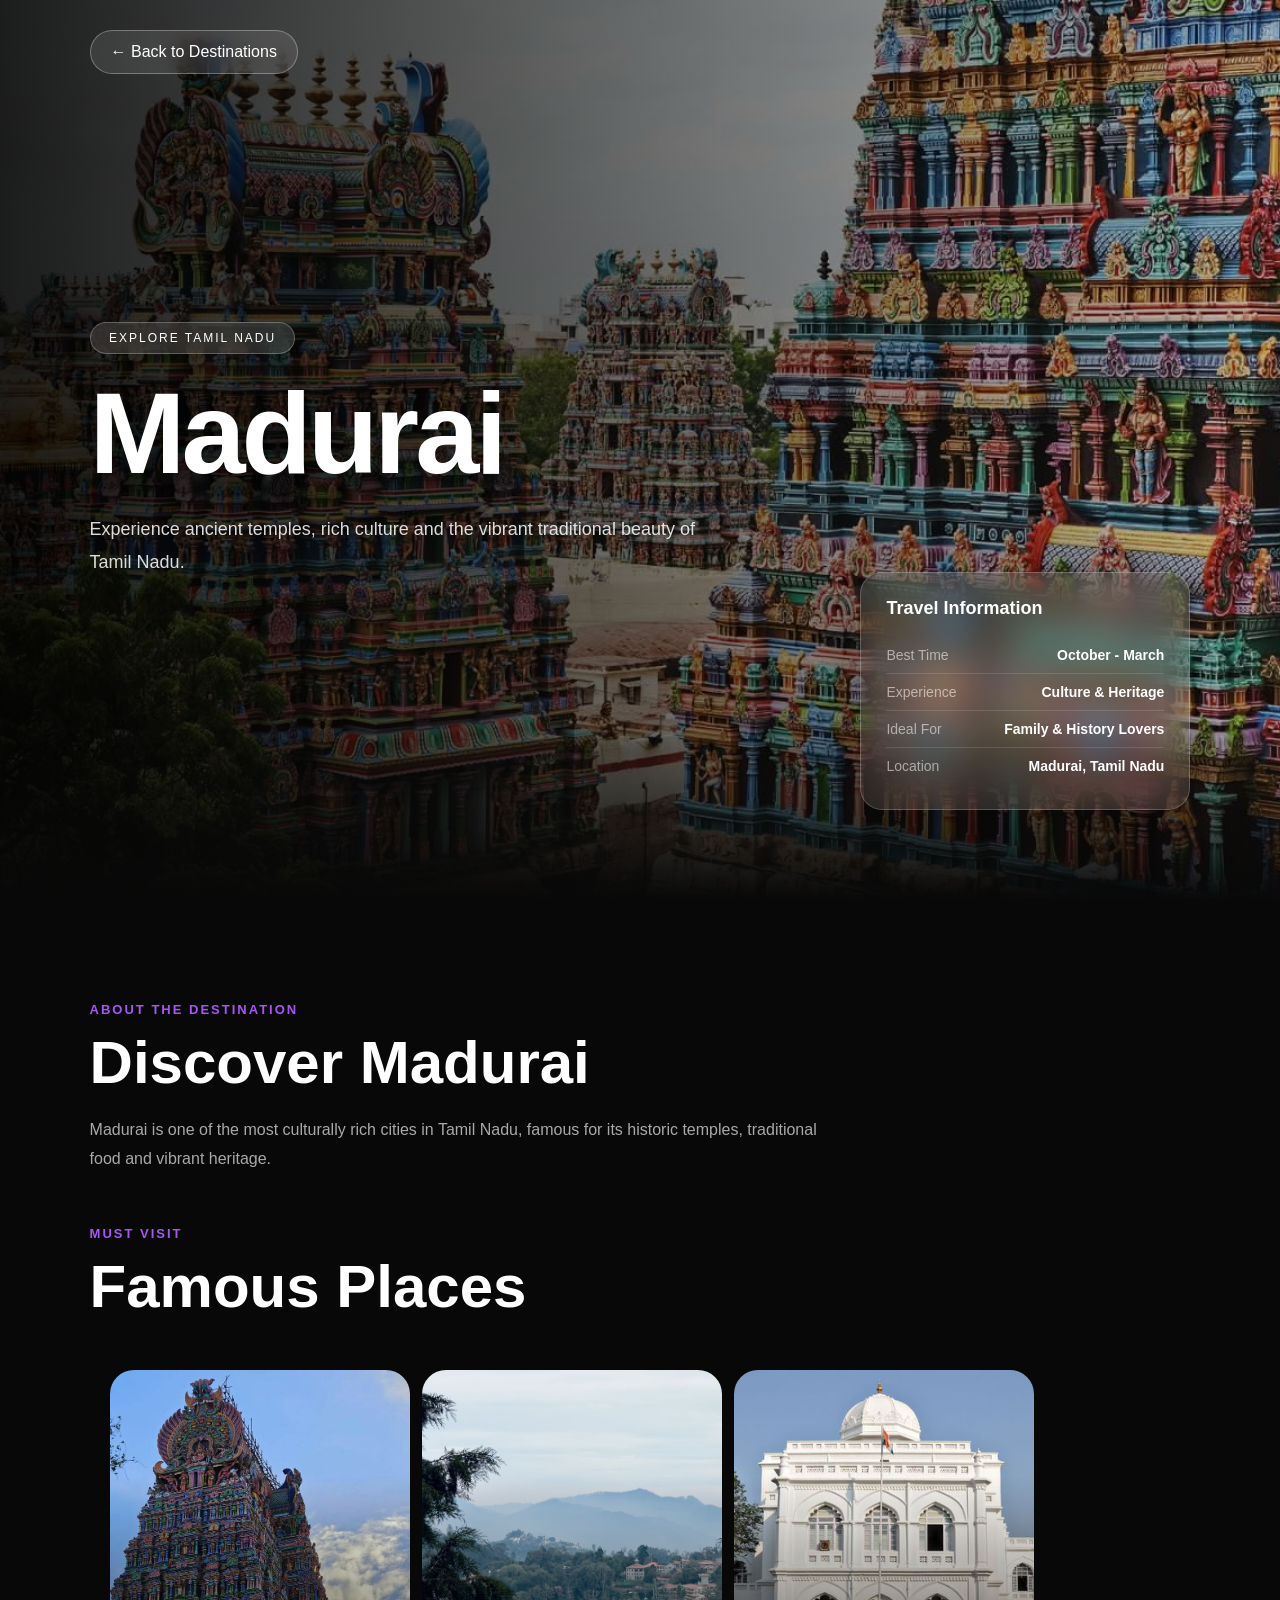
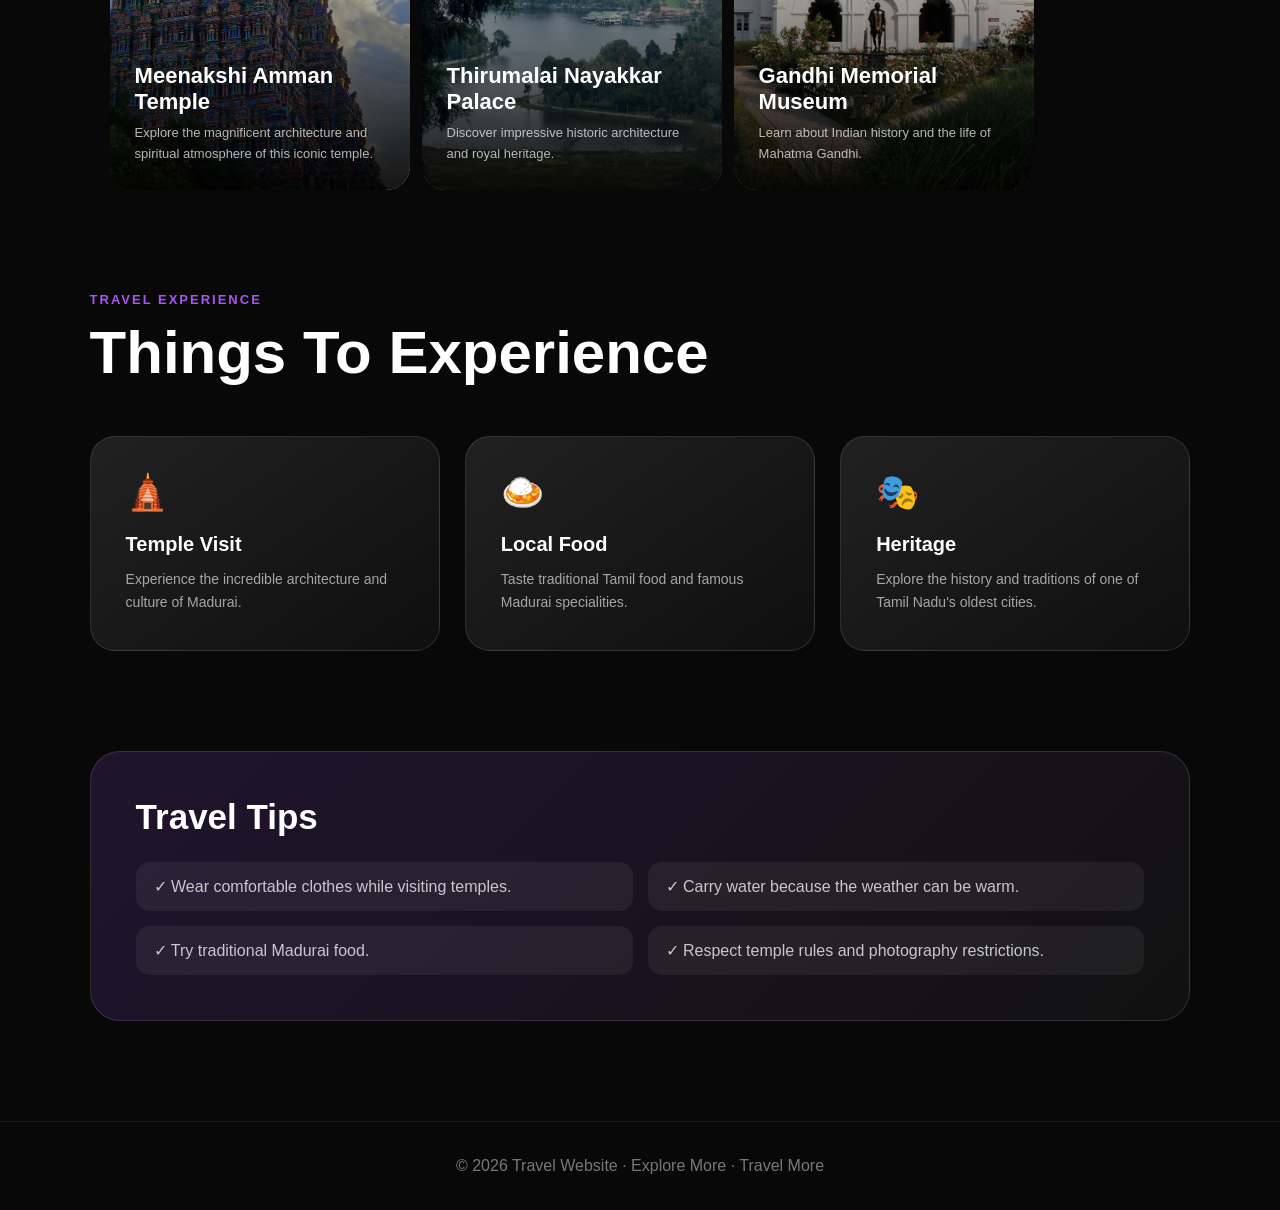
<file: destination-details.html>
<!DOCTYPE html>
<html lang="en">

<head>
    <meta charset="UTF-8">
    <meta name="viewport" content="width=device-width, initial-scale=1.0">

    <title>Destination Details</title>

    <style>
        * {
            margin: 0;
            padding: 0;
            box-sizing: border-box;
        }

        html {
            scroll-behavior: smooth;
        }

        body {
            font-family: Arial, Helvetica, sans-serif;
            background: #080808;
            color: white;
        }


        /* =========================
           HERO
        ========================= */

        .details-hero {

            min-height: 100vh;

            position: relative;

            display: flex;
            align-items: center;

            padding: 80px 7%;

            background-size: cover;
            background-position: center;

            overflow: hidden;
        }


        .details-hero::before {

            content: "";

            position: absolute;

            inset: 0;

            background:
                linear-gradient(90deg,
                    rgba(0, 0, 0, 0.88),
                    rgba(0, 0, 0, 0.55),
                    rgba(0, 0, 0, 0.20));

            z-index: 0;
        }


        .details-hero::after {

            content: "";

            position: absolute;

            left: 0;
            right: 0;
            bottom: 0;

            height: 180px;

            background:
                linear-gradient(transparent,
                    #080808);

            z-index: 1;
        }


        /* =========================
           BACK BUTTON
        ========================= */

        .back-btn {

            position: absolute;

            top: 30px;
            left: 7%;

            z-index: 5;

            padding: 12px 20px;

            border: 1px solid rgba(255, 255, 255, 0.3);

            border-radius: 30px;

            color: white;

            text-decoration: none;

            background: rgba(255, 255, 255, 0.10);

            backdrop-filter: blur(12px);

            transition: 0.3s ease;
        }


        .back-btn:hover {

            background: rgba(255, 255, 255, 0.22);

            transform: translateX(-4px);
        }


        /* =========================
           HERO CONTENT
        ========================= */

        .hero-content {

            position: relative;

            z-index: 3;

            max-width: 750px;
        }


        .hero-tag {

            display: inline-block;

            padding: 8px 18px;

            border-radius: 30px;

            background: rgba(255, 255, 255, 0.12);

            border: 1px solid rgba(255, 255, 255, 0.25);

            backdrop-filter: blur(10px);

            font-size: 12px;

            letter-spacing: 2px;

            margin-bottom: 25px;
        }


        .hero-content h1 {

            font-size: clamp(55px, 9vw, 120px);

            line-height: 0.95;

            margin-bottom: 25px;

            font-weight: 900;

            letter-spacing: -4px;

            text-shadow:
                0 10px 40px rgba(0, 0, 0, 0.6);
        }


        .hero-content p {

            max-width: 650px;

            font-size: 18px;

            line-height: 1.8;

            color: rgba(255, 255, 255, 0.85);
        }


        /* =========================
           QUICK INFO
        ========================= */

        .quick-info {

            position: absolute;

            right: 7%;
            bottom: 90px;

            z-index: 4;

            width: 330px;

            padding: 25px;

            border-radius: 22px;

            background: rgba(255, 255, 255, 0.10);

            border: 1px solid rgba(255, 255, 255, 0.20);

            backdrop-filter: blur(18px);

            box-shadow:
                0 20px 60px rgba(0, 0, 0, 0.35);
        }


        .quick-info h3 {

            margin-bottom: 18px;

            font-size: 18px;
        }


        .info-row {

            display: flex;

            justify-content: space-between;

            gap: 20px;

            padding: 10px 0;

            border-bottom: 1px solid rgba(255, 255, 255, 0.12);

            font-size: 14px;
        }


        .info-row:last-child {

            border-bottom: none;
        }


        .info-row span:first-child {

            color: rgba(255, 255, 255, 0.55);
        }


        /* =========================
           CONTENT
        ========================= */

        .details-content {

            padding: 100px 7%;
        }


        .section-title {

            max-width: 750px;

            margin-bottom: 50px;
        }


        .section-title span {

            color: #a855f7;

            font-size: 13px;

            font-weight: 700;

            letter-spacing: 2px;
        }


        .section-title h2 {

            font-size: clamp(35px, 5vw, 60px);

            margin-top: 12px;

            line-height: 1.1;
        }


        .section-title p {

            margin-top: 20px;

            color: rgba(255, 255, 255, 0.65);

            line-height: 1.8;

            font-size: 16px;
        }


        /* =========================
           FAMOUS PLACES
        ========================= */



/* =========================
   FAMOUS PLACES
========================= */

.places-grid {
    display: grid;
    grid-template-columns: repeat(4, 290px);
    gap: 22px;
    width: 100%;
    justify-content: start;
    align-items: stretch;
    padding-left: 20px;
}
.place-card {
    width: 300px;
    height: 420px;
    min-width: 260px;
    box-sizing: border-box;

    padding: 25px;
    display: flex;
    flex-direction: column;
    justify-content: flex-end;

    border-radius: 24px;
    overflow: hidden;
    position: relative;

    background-size: cover;
    background-position: center;
    background-repeat: no-repeat;
}


.place-card::before {
    content: "";
    position: absolute;
    inset: 0;

    background: linear-gradient(
        to bottom,
        transparent 25%,
        rgba(0, 0, 0, 0.90)
    );

    pointer-events: none;
}

.place-card:hover {
    transform: translateY(-6px);

    box-shadow:
        0 25px 50px rgba(0, 0, 0, 0.45);
}

.place-card-content {
    position: relative;
    z-index: 2;
}

.place-card h3 {
    font-size: 22px;
    margin-bottom: 8px;
}

.place-card p {
    color: rgba(255, 255, 255, 0.70);
    font-size: 13px;
    line-height: 1.6;
}





        /* =========================
           EXPERIENCE
        ========================= */

        .experience-grid {

            display: grid;

            grid-template-columns:
                repeat(3, 1fr);

            gap: 25px;

            margin-top: 40px;
        }


        .experience-card {

            padding: 35px;

            border-radius: 25px;

            background:
                linear-gradient(145deg,
                    rgba(255, 255, 255, 0.10),
                    rgba(255, 255, 255, 0.03));

            border: 1px solid rgba(255, 255, 255, 0.12);

            transition: 0.4s ease;
        }


        .experience-card:hover {

            transform: translateY(-8px);

            border-color:
                rgba(168, 85, 247, 0.5);
        }


        .experience-icon {

            font-size: 35px;

            margin-bottom: 20px;
        }


        .experience-card h3 {

            margin-bottom: 12px;

            font-size: 20px;
        }


        .experience-card p {

            color: rgba(255, 255, 255, 0.62);

            line-height: 1.7;

            font-size: 14px;
        }


        /* =========================
           TRAVEL TIPS
        ========================= */

        .tips-box {

            margin-top: 100px;

            padding: 45px;

            border-radius: 30px;

            background:
                linear-gradient(135deg,
                    rgba(168, 85, 247, 0.16),
                    rgba(255, 255, 255, 0.04));

            border: 1px solid rgba(255, 255, 255, 0.12);
        }


        .tips-box h2 {

            margin-bottom: 25px;

            font-size: 35px;
        }


        .tips-list {

            display: grid;

            grid-template-columns:
                repeat(2, 1fr);

            gap: 15px;
        }


        .tip {

            padding: 15px 18px;

            border-radius: 14px;

            background: rgba(255, 255, 255, 0.06);

            color: rgba(255, 255, 255, 0.75);
        }


        /* =========================
           FOOTER
        ========================= */

        footer {

            padding: 35px 7%;

            text-align: center;

            color: rgba(255, 255, 255, 0.45);

            border-top:
                1px solid rgba(255, 255, 255, 0.08);
        }


        /* =========================
           TABLET
        ========================= */

        @media (max-width: 1000px) {

            .quick-info {

                position: relative;

                right: auto;
                bottom: auto;

                margin-top: 40px;

                width: 100%;

                max-width: 500px;
            }


            .details-hero {

                padding-top: 130px;

                flex-direction: column;

                align-items: flex-start;
            }

 .places-grid {
        grid-template-columns: repeat(2, minmax(0, 1fr));
    }

            .experience-grid {

                grid-template-columns:
                    repeat(2, 1fr);
            }
        }


        /* =========================
           MOBILE
        ========================= */

        @media (max-width: 700px) {

            .details-hero {

                padding:
                    120px 20px 70px;
            }


            .back-btn {

                left: 20px;

                top: 25px;
            }


            .hero-content h1 {

                font-size: 58px;

                letter-spacing: -2px;
            }


            .hero-content p {

                font-size: 15px;

                line-height: 1.7;
            }


            .quick-info {

                padding: 20px;
            }


            .details-content {

                padding:
                    70px 20px;
            }


     .places-grid {
        grid-template-columns: minmax(0, 1fr);
    }


            .experience-grid {

                grid-template-columns:
                    1fr;
            }


            .tips-box {

                padding: 25px;
            }


            .tips-list {

                grid-template-columns:
                    1fr;
            }
        }



        @media (min-width: 801px) and (max-width: 1000px) {
    .place-card {
        min-height: 480px;
    }
}
  
    </style>
</head>


<body>


    <!-- HERO -->

    <section class="details-hero" id="detailsHero">

        <a  href="index.html#discover" class="back-btn">
            ← Back to Destinations
        </a>


        <div class="hero-content">

            <span class="hero-tag">
                EXPLORE TAMIL NADU
            </span>


            <h1 id="placeTitle">
                Madurai
            </h1>


            <p id="placeDescription">
                Discover the beauty, culture and unforgettable
                experiences of this wonderful destination.
            </p>

        </div>


        <div class="quick-info">

            <h3>
                Travel Information
            </h3>


            <div class="info-row">

                <span>
                    Best Time
                </span>

                <strong id="bestTime">
                    October - March
                </strong>

            </div>


            <div class="info-row">

                <span>
                    Experience
                </span>

                <strong id="experience">
                    Culture
                </strong>

            </div>


            <div class="info-row">

                <span>
                    Ideal For
                </span>

                <strong id="idealFor">
                    Family & Friends
                </strong>

            </div>


            <div class="info-row">

                <span>
                    Location
                </span>

                <strong id="location">
                    Tamil Nadu
                </strong>

            </div>

        </div>

    </section>



    <!-- ABOUT -->

    <section class="details-content">

        <div class="section-title">

            <span>
                ABOUT THE DESTINATION
            </span>

            <h2 id="aboutTitle">
                Discover Madurai
            </h2>

            <p id="aboutText">
                Madurai is a beautiful destination known for
                its history, culture, architecture and
                unforgettable travel experiences.
            </p>

        </div>



        <!-- FAMOUS PLACES -->

        <div class="section-title">

            <span>
                MUST VISIT
            </span>

            <h2>
                Famous Places
            </h2>

        </div>


        <div class="places-grid" id="placesGrid">
        </div>



        <!-- EXPERIENCE -->

        <div class="section-title" style="margin-top:100px;">

            <span>
                TRAVEL EXPERIENCE
            </span>

            <h2>
                Things To Experience
            </h2>

        </div>


        <div class="experience-grid" id="experienceGrid">
        </div>



        <!-- TRAVEL TIPS -->

        <div class="tips-box">

            <h2>
                Travel Tips
            </h2>


            <div class="tips-list" id="tipsList">
            </div>

        </div>

    </section>



    <footer>

        © 2026 Travel Website · Explore More · Travel More

    </footer>



    <script>

        /* ==========================================
           DESTINATION DETAILS DATA
        ========================================== */


        const destinationDetails = {

            "Ooty": {

                image:
                    "assets/img/ooty_main.png",

                description:
                    "Escape into misty hills, peaceful lakes and beautiful tea gardens surrounded by nature.",

                bestTime:
                    "October - June",

                experience:
                    "Nature",

                idealFor:
                    "Family & Couples",

                location:
                    "Nilgiris, Tamil Nadu",

                about:
                    "Ooty is a beautiful hill station surrounded by green mountains, tea gardens, peaceful lakes and cool weather.",

                places: [

                    {
                        name: "Ooty Lake",
                        text: "Enjoy peaceful boating and beautiful views.",
                        image: "assets/img/ooty_lake.png"
                    },

                    {
                        name: "Doddabetta Peak",
                        text: "Enjoy panoramic views of the Nilgiri hills.",
                        image: "assets/img/ooty_doddabetta_peak.png"
                    },

                    {
                        name: "Tea Gardens",
                        text: "Walk through beautiful green tea plantations.",
                        image: "assets/img/ooty_tea_garden.png"
                    },

                    {
                        name: "Botanical Garden",
                        text: "Explore colourful plants and peaceful gardens.",
                        image: "assets/img/ooty_garden.png"
                    }

                ],

                experiences: [

                    ["🌿", "Nature Walks", "Enjoy peaceful walks surrounded by mountains and greenery."],

                    ["🚤", "Boating", "Spend relaxing time near the beautiful Ooty Lake."],

                    ["🍵", "Tea Experience", "Explore the famous tea gardens of the Nilgiris."]

                ],

                tips: [

                    "Carry warm clothes because the weather can be cool.",

                    "Start sightseeing early to avoid crowds.",

                    "Try the famous Nilgiri tea.",

                    "Keep your camera ready for scenic mountain views."

                ]

            },


            "Kodaikanal": {

                image:
                    "assets/img/kodai_main.png",

                description:
                    "Discover cool mountain views, peaceful lakes and charming places surrounded by greenery.",

                bestTime:
                    "April - June",

                experience:
                    "Hill Station",

                idealFor:
                    "Couples & Family",

                location:
                    "Dindigul, Tamil Nadu",

                about:
                    "Kodaikanal is a peaceful hill station famous for its lake, misty mountains, waterfalls and beautiful viewpoints.",

                places: [

                    {
                        name: "Kodaikanal Lake",
                        text: "Enjoy boating and peaceful views around the lake.",
                        image: "assets/img/kodai_lake.png"
                    },

                    // {
                    //     name: "Coaker's Walk",
                    //     text: "Enjoy beautiful valley views from this scenic walkway.",
                    //     image: "assets/img/ooty_doddabetta_peak.png"
                    // },

                    {
                        name: "Pillar Rocks",
                        text: "See the famous tall rock formations surrounded by mist.",
                        image: "assets/img/kodai_pillar_rocks.png"
                    },

                    {
                        name: "Silver Cascade",
                        text: "Visit one of the popular waterfalls near Kodaikanal.",
                        image: "assets/img/kodai_majestic_silver.png"
                    }

                ],

                experiences: [

                    ["🏔️", "Mountain Views", "Enjoy beautiful landscapes and misty mountain scenery."],

                    ["🚲", "Cycling", "Explore the peaceful roads around the hill station."],

                    ["💧", "Waterfalls", "Discover beautiful waterfalls surrounded by greenery."]

                ],

                tips: [

                    "Carry a light jacket or sweater.",

                    "Avoid driving too fast on hill roads.",

                    "Visit viewpoints during clear weather.",

                    "Keep comfortable shoes for walking."

                ]

            },


            "Madurai": {

                image:
                    "assets/img/madurai_main.png",

                description:
                    "Experience ancient temples, rich culture and the vibrant traditional beauty of Tamil Nadu.",

                bestTime:
                    "October - March",

                experience:
                    "Culture & Heritage",

                idealFor:
                    "Family & History Lovers",

                location:
                    "Madurai, Tamil Nadu",

                about:
                    "Madurai is one of the most culturally rich cities in Tamil Nadu, famous for its historic temples, traditional food and vibrant heritage.",

                places: [

                    {
                        name: "Meenakshi Amman Temple",
                        text: "Explore the magnificent architecture and spiritual atmosphere of this iconic temple.",
                        image: "assets/img/madurai_temple.png"
                    },

                    {
                        name: "Thirumalai Nayakkar Palace",
                        text: "Discover impressive historic architecture and royal heritage.",
                        image: "assets/img/kodai_lake.png"
                    },

                    {
                        name: "Gandhi Memorial Museum",
                        text: "Learn about Indian history and the life of Mahatma Gandhi.",
                        image: "assets/img/madurai_ghandhi.png"
                    },

                    // {
                    //     name: "Vaigai River",
                    //     text: "Enjoy the local atmosphere around the historic Vaigai River.",
                    //     image: "assets/img/kodai_lake.png"
                    // }

                ],

                experiences: [

                    ["🛕", "Temple Visit", "Experience the incredible architecture and culture of Madurai."],

                    ["🍛", "Local Food", "Taste traditional Tamil food and famous Madurai specialities."],

                    ["🎭", "Heritage", "Explore the history and traditions of one of Tamil Nadu's oldest cities."]

                ],

                tips: [

                    "Wear comfortable clothes while visiting temples.",

                    "Carry water because the weather can be warm.",

                    "Try traditional Madurai food.",

                    "Respect temple rules and photography restrictions."

                ]

            },


            "Rameshwaram": {

                image:
                    "assets/img/ramesh_dhanushkodi.png",

                description:
                    "Explore sacred temples, beautiful coastal views and one of Tamil Nadu's iconic destinations.",

                bestTime:
                    "October - April",

                experience:
                    "Spiritual & Beach",

                idealFor:
                    "Family & Pilgrims",

                location:
                    "Ramanathapuram, Tamil Nadu",

                about:
                    "Rameshwaram is a famous coastal destination known for its spiritual importance, beautiful beaches and historic landmarks.",

                places: [

                    {
                        name: "Ramanathaswamy Temple",
                        text: "Visit the famous temple known for its magnificent corridors.",
                        image: "assets/img/ramesh_temple.png"
                    },

                    {
                        name: "Pamban Bridge",
                        text: "Enjoy the spectacular sea views around the historic bridge.",
                        image: "assets/img/ramesh_pamban_bridge.png"
                    },

                    {
                        name: "Dhanushkodi",
                        text: "Explore the fascinating coastal landscape of Dhanushkodi.",
                        image: "assets/img/ramesh_dhanushkodi.png"
                    },

                    {
                        name: "Ariyaman Beach",
                        text: "Relax beside the peaceful coastal waters.",
                        image: "assets/img/ramesh_beach.png"
                    }

                ],

                experiences: [

                    ["🌊", "Beach Time", "Enjoy peaceful coastal views and sea breeze."],

                    ["🛕", "Spiritual Journey", "Explore the famous temples and spiritual landmarks."],

                    ["🚗", "Road Trip", "Enjoy the scenic journey across the Pamban region."]

                ],

                tips: [

                    "Carry sun protection and water.",

                    "Visit temples early in the morning.",

                    "Check local conditions before visiting Dhanushkodi.",

                    "Wear comfortable footwear."

                ]

            },


            "Kanyakumari": {

                image:
                    "assets/img/kanya_beach.png",

                description:
                    "Enjoy stunning ocean views, beautiful sunsets and the unique meeting point of three seas.",

                bestTime:
                    "October - March",

                experience:
                    "Beach & Heritage",

                idealFor:
                    "Family & Couples",

                location:
                    "Kanyakumari, Tamil Nadu",

                about:
                    "Kanyakumari is the southernmost coastal destination of mainland India, famous for its ocean views, sunrise and sunset.",

                places: [

                    {
                        name: "Vivekananda Rock Memorial",
                        text: "Visit the iconic memorial located in the sea.",
                        image: "assets/img/kanya_vivekanand.png"
                    },

                    {
                        name: "Thiruvalluvar Statue",
                        text: "See the magnificent statue standing beside the memorial.",
                        image: "assets/img/kanya_thiruvallluvar.png"
                    },

                    {
                        name: "Sunset Point",
                        text: "Enjoy beautiful evening views over the ocean.",
                        image: "assets/img/kanja_sunset.png"
                    },

                    {
                        name: "Kanyakumari Beach",
                        text: "Relax and enjoy the coastal atmosphere.",
                        image: "assets/img/kanya_beach.png"
                    }

                ],

                experiences: [

                    ["🌅", "Sunset", "Watch beautiful sunsets over the meeting point of the seas."],

                    ["🌊", "Ocean Views", "Enjoy the unique coastal landscape of Kanyakumari."],

                    ["⛵", "Boat Ride", "Take a boat ride towards the famous rock memorial."]

                ],

                tips: [

                    "Reach the sunrise point early.",

                    "Carry sunglasses and sunscreen.",

                    "Keep some extra time for boat rides.",

                    "Avoid visiting during heavy rain or rough sea conditions."

                ]

            },


            "Yercaud": {

                image:
                    "assets/img/yercaud_main.png",

                description:
                    "Relax among green hills, peaceful lakes and scenic viewpoints in this beautiful hill station.",

                bestTime:
                    "October - June",

                experience:
                    "Nature & Hills",

                idealFor:
                    "Family & Couples",

                location:
                    "Salem, Tamil Nadu",

                about:
                    "Yercaud is a peaceful hill station surrounded by coffee plantations, forests, viewpoints and a beautiful lake.",

                places: [

                    {
                        name: "Yercaud Lake",
                        text: "Enjoy boating and peaceful surroundings.",
                        image: "assets/img/yercaud_lake.png"
                    },

                    {
                        name: "Garden",
                        text: "Beautiful place surrounded by colorful flowers",
                        image: "assets/img/yercaud_garden.png"
                    },

                    // {
                    //     name: "Lady's Seat",
                    //     text: "Relax at one of Yercaud's famous viewpoints.",
                    //     image: "assets/img/kanya_beach.png"
                    // },

                    // {
                    //     name: "Coffee Plantations",
                    //     text: "Explore the green coffee-growing landscapes.",
                    //     image: "assets/img/kanya_beach.png"
                    // }

                ],

                experiences: [

                    ["🌲", "Nature", "Enjoy fresh air and peaceful green surroundings."],

                    ["☕", "Coffee", "Explore the famous coffee plantations of the region."],

                    ["🏔️", "Viewpoints", "Enjoy beautiful valley and mountain views."]

                ],

                tips: [

                    "Carry light warm clothes.",

                    "Drive carefully on hill roads.",

                    "Visit viewpoints during clear weather.",

                    "Try locally grown coffee."

                ]

            },


            "Thanjavur": {

                image:
                    "assets/img/thanja_main.png",

                description:
                    "Discover magnificent temples, traditional art and the rich cultural heritage of Tamil Nadu.",

                bestTime:
                    "October - March",

                experience:
                    "Heritage & Culture",

                idealFor:
                    "History Lovers",

                location:
                    "Thanjavur, Tamil Nadu",

                about:
                    "Thanjavur is a major cultural destination known for magnificent temples, classical art, music and traditional heritage.",

                places: [

                    {
                        name: "Brihadeeswarar Temple",
                        text: "Explore the magnificent Chola-era temple architecture.",
                        image: "assets/img/thanja_temple.png"
                    },

                    {
                        name: "Thanjavur Palace",
                        text: "Discover the royal history and architecture of Thanjavur.",
                        image: "assets/img/thanja_palace.png"
                    },

                    {
                        name: "Saraswathi Mahal Library",
                        text: "Explore an important centre of traditional manuscripts and knowledge.",
                        image: "assets/img/thanja_maratha_palace.png"
                    },

                    {
                        name: "Art & Handicrafts",
                        text: "Discover famous traditional Thanjavur artistic work.",
                        image: "assets/img/thanja_bhoma.png"
                    }

                ],

                experiences: [

                    ["🛕", "Temple Heritage", "Explore magnificent Chola architecture."],

                    ["🎨", "Traditional Art", "Discover the famous artistic traditions of Thanjavur."],

                    ["📜", "History", "Learn about the rich cultural history of the region."]

                ],

                tips: [

                    "Wear comfortable clothes for temple visits.",

                    "Start sightseeing early.",

                    "Respect heritage-site rules.",

                    "Carry water during outdoor sightseeing."

                ]

            },


            "Coimbatore": {

                image:
                    "assets/img/coimb_main.png",

                description:
                    "Explore waterfalls, temples, greenery and the beautiful natural surroundings of Coimbatore.",

                bestTime:
                    "September - March",

                experience:
                    "Nature & City",

                idealFor:
                    "Family & Friends",

                location:
                    "Coimbatore, Tamil Nadu",

                about:
                    "Coimbatore is a vibrant city surrounded by beautiful mountains, waterfalls, temples and natural attractions.",

                places: [

                    {
                        name: "Adiyogi",
                        text: "Visit the famous giant Adiyogi statue near the foothills.",
                        image: "assets/img/coimb_shiva.png"
                    },

                    {
                        name: "Marudamalai Temple",
                        text: "Explore the famous hill temple surrounded by nature.",
                        image: "assets/img/coimb_marudhamalai.png"
                    },

                    {
                        name: "Siruvani",
                        text: "Enjoy the scenic natural surroundings of the Siruvani region.",
                        image: "assets/img/coimb_sirvani_waterfall.png"
                    },

                    {
                        name: "Valparai",
                        text: "Explore tea estates and beautiful mountain landscapes.",
                        image: "assets/img/coimb_valparai.png"
                    }

                ],

                experiences: [

                    ["🌄", "Mountain Trip", "Explore scenic mountain roads and landscapes."],

                    ["🌿", "Nature", "Enjoy waterfalls and green surroundings."],

                    ["🛕", "Temples", "Visit famous temples surrounded by nature."]

                ],

                tips: [

                    "Plan extra time for mountain trips.",

                    "Carry comfortable shoes.",

                    "Check weather before visiting waterfalls.",

                    "Keep water with you during sightseeing."

                ]

            },


            "Trichy": {

                image:
                    "assets/img/tirchy_main.png",

                description:
                    "Visit historic temples, magnificent rock formations and fascinating cultural landmarks.",

                bestTime:
                    "October - March",

                experience:
                    "History & Culture",

                idealFor:
                    "Family & History Lovers",

                location:
                    "Tiruchirappalli, Tamil Nadu",

                about:
                    "Trichy is a historic city known for its rock fort, ancient temples and important cultural landmarks.",

                places: [

                    {
                        name: "Rockfort Temple",
                        text: "Climb the historic rock and enjoy city views.",
                        image: "assets/img/trichy_ganpathi_temple.png"
                    },

                    {
                        name: "Sri Ranganathaswamy Temple",
                        text: "Explore the magnificent temple complex at Srirangam.",
                        image: "assets/img/tichy_temple.png"
                    },

                    {
                        name: "Kallanai",
                        text: "Visit the historic Grand Anicut across the Cauvery River.",
                        image: "assets/img/tichy_kallanai.png"
                    },

                    // {
                    //     name: "Srirangam",
                    //     text: "Discover the historic island town and its cultural heritage.",
                    //     image: "assets/img/coimb_valparai.png"
                    // }

                ],

                experiences: [

                    ["🛕", "Temple Tour", "Explore famous temples and historic architecture."],

                    ["🏛️", "Heritage", "Discover the rich history of Trichy."],

                    ["🌊", "River Views", "Enjoy scenic views around the Cauvery region."]

                ],

                tips: [

                    "Wear comfortable footwear for temple visits.",

                    "Start early when visiting multiple attractions.",

                    "Carry water during outdoor sightseeing.",

                    "Respect temple rules."

                ]

            },


            "Velankanni": {

                image:
                    "assets/img/velan_main.png",

                description:
                    "Experience a peaceful coastal destination known for its famous church and spiritual atmosphere.",

                bestTime:
                    "August - February",

                experience:
                    "Spiritual & Coastal",

                idealFor:
                    "Family & Pilgrims",

                location:
                    "Nagapattinam, Tamil Nadu",

                about:
                    "Velankanni is a peaceful coastal destination famous for its Basilica, spiritual importance and nearby beaches.",

                places: [

                    {
                        name: "Velankanni Basilica",
                        text: "Visit the famous Basilica and experience its peaceful atmosphere.",
                        image: "assets/img/velan_basilica.png"
                    },

                    {
                        name: "Velankanni Beach",
                        text: "Relax and enjoy the peaceful coastal surroundings.",
                        image: "assets/img/velan_beach.png"
                    },

                    // {
                    //     name: "Nagapattinam",
                    //     text: "Explore nearby coastal attractions and local culture.",
                    //     image: "assets/img/tichy_kallanai.png"
                    // },

                    // {
                    //     name: "Local Streets",
                    //     text: "Experience the local atmosphere around the pilgrimage town.",
                    //     image: "assets/img/tichy_kallanai.png"
                    // }

                ],

                experiences: [

                    ["⛪", "Spiritual Visit", "Experience the peaceful atmosphere of the Basilica."],

                    ["🌊", "Beach", "Relax near the beautiful coastal area."],

                    ["🚶", "Local Explore", "Walk around the town and discover its local atmosphere."]

                ],

                tips: [

                    "Dress respectfully when visiting religious places.",

                    "Avoid peak crowds if you prefer a peaceful visit.",

                    "Carry water during outdoor sightseeing.",

                    "Keep important belongings safe in crowded areas."

                ]

            },


        };



        /* ==========================================
           GET SELECTED DESTINATION
        ========================================== */

        const params =
            new URLSearchParams(window.location.search);

        const place =
            params.get("place") || "Madurai";


        const destination =
            destinationDetails[place] ||
            destinationDetails["Madurai"];



        /* ==========================================
           UPDATE HERO
        ========================================== */

        document.getElementById("detailsHero")
            .style.backgroundImage =
            `url("${destination.image}")`;


        document.getElementById("placeTitle")
            .textContent =
            place;


        document.getElementById("placeDescription")
            .textContent =
            destination.description;



        /* ==========================================
           QUICK INFORMATION
        ========================================== */

        document.getElementById("bestTime")
            .textContent =
            destination.bestTime;


        document.getElementById("experience")
            .textContent =
            destination.experience;


        document.getElementById("idealFor")
            .textContent =
            destination.idealFor;


        document.getElementById("location")
            .textContent =
            destination.location;



        /* ==========================================
           ABOUT
        ========================================== */

        document.getElementById("aboutTitle")
            .textContent =
            `Discover ${place}`;


        document.getElementById("aboutText")
            .textContent =
            destination.about;



        /* ==========================================
           FAMOUS PLACES
        ========================================== */

        const placesGrid =
            document.getElementById("placesGrid");


        destination.places.forEach(
            function (placeData) {

                placesGrid.innerHTML += `

                    <div
                        class="place-card"
                        style="background-image:
                        url('${placeData.image}')"
                    >

                        <div class="place-card-content">

                            <h3>
                                ${placeData.name}
                            </h3>

                            <p>
                                ${placeData.text}
                            </p>

                        </div>

                    </div>

                `;

            }
        );



        /* ==========================================
           EXPERIENCES
        ========================================== */

        const experienceGrid =
            document.getElementById("experienceGrid");


        destination.experiences.forEach(
            function (item) {

                experienceGrid.innerHTML += `

                    <div class="experience-card">

                        <div class="experience-icon">
                            ${item[0]}
                        </div>

                        <h3>
                            ${item[1]}
                        </h3>

                        <p>
                            ${item[2]}
                        </p>

                    </div>

                `;

            }
        );



        /* ==========================================
           TRAVEL TIPS
        ========================================== */

        const tipsList =
            document.getElementById("tipsList");


        destination.tips.forEach(
            function (tip) {

                tipsList.innerHTML += `

                    <div class="tip">
                        ✓ ${tip}
                    </div>

                `;

            }
        );

    </script>

</body>

</html>
</file>
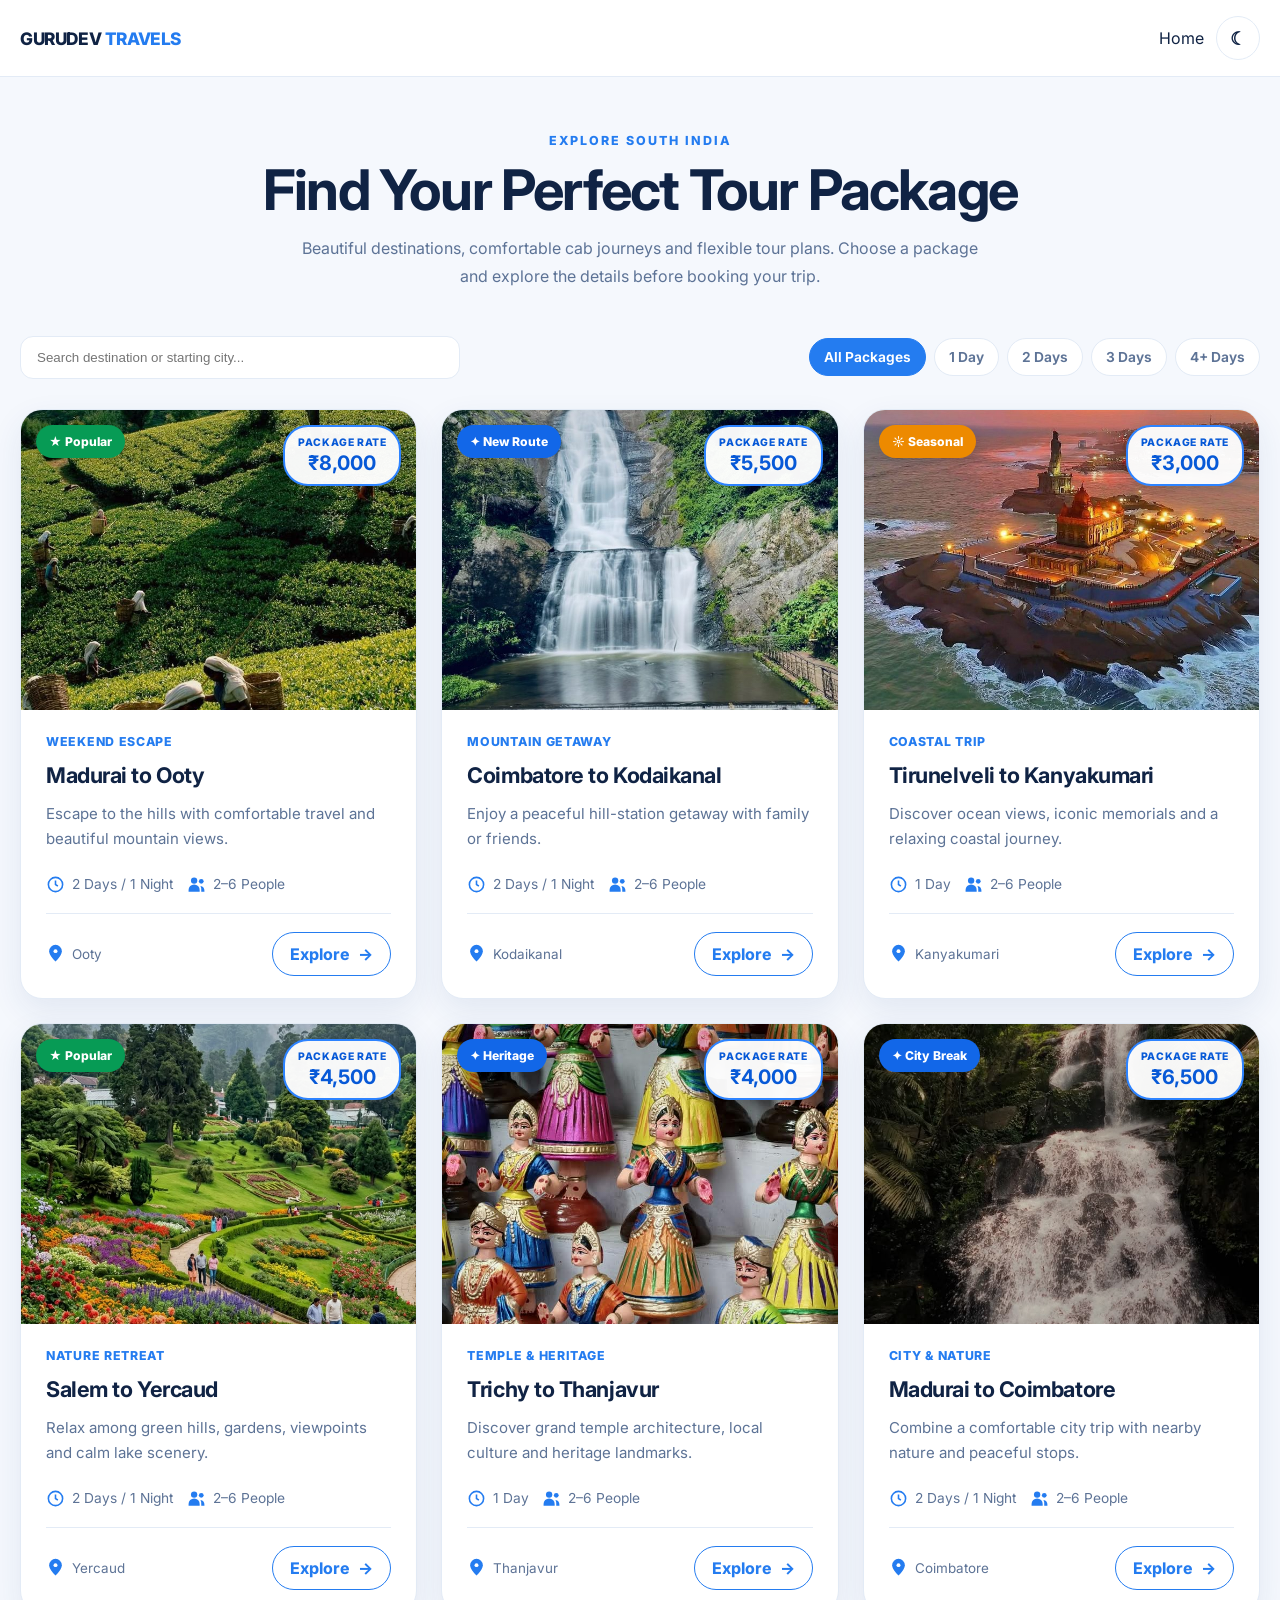
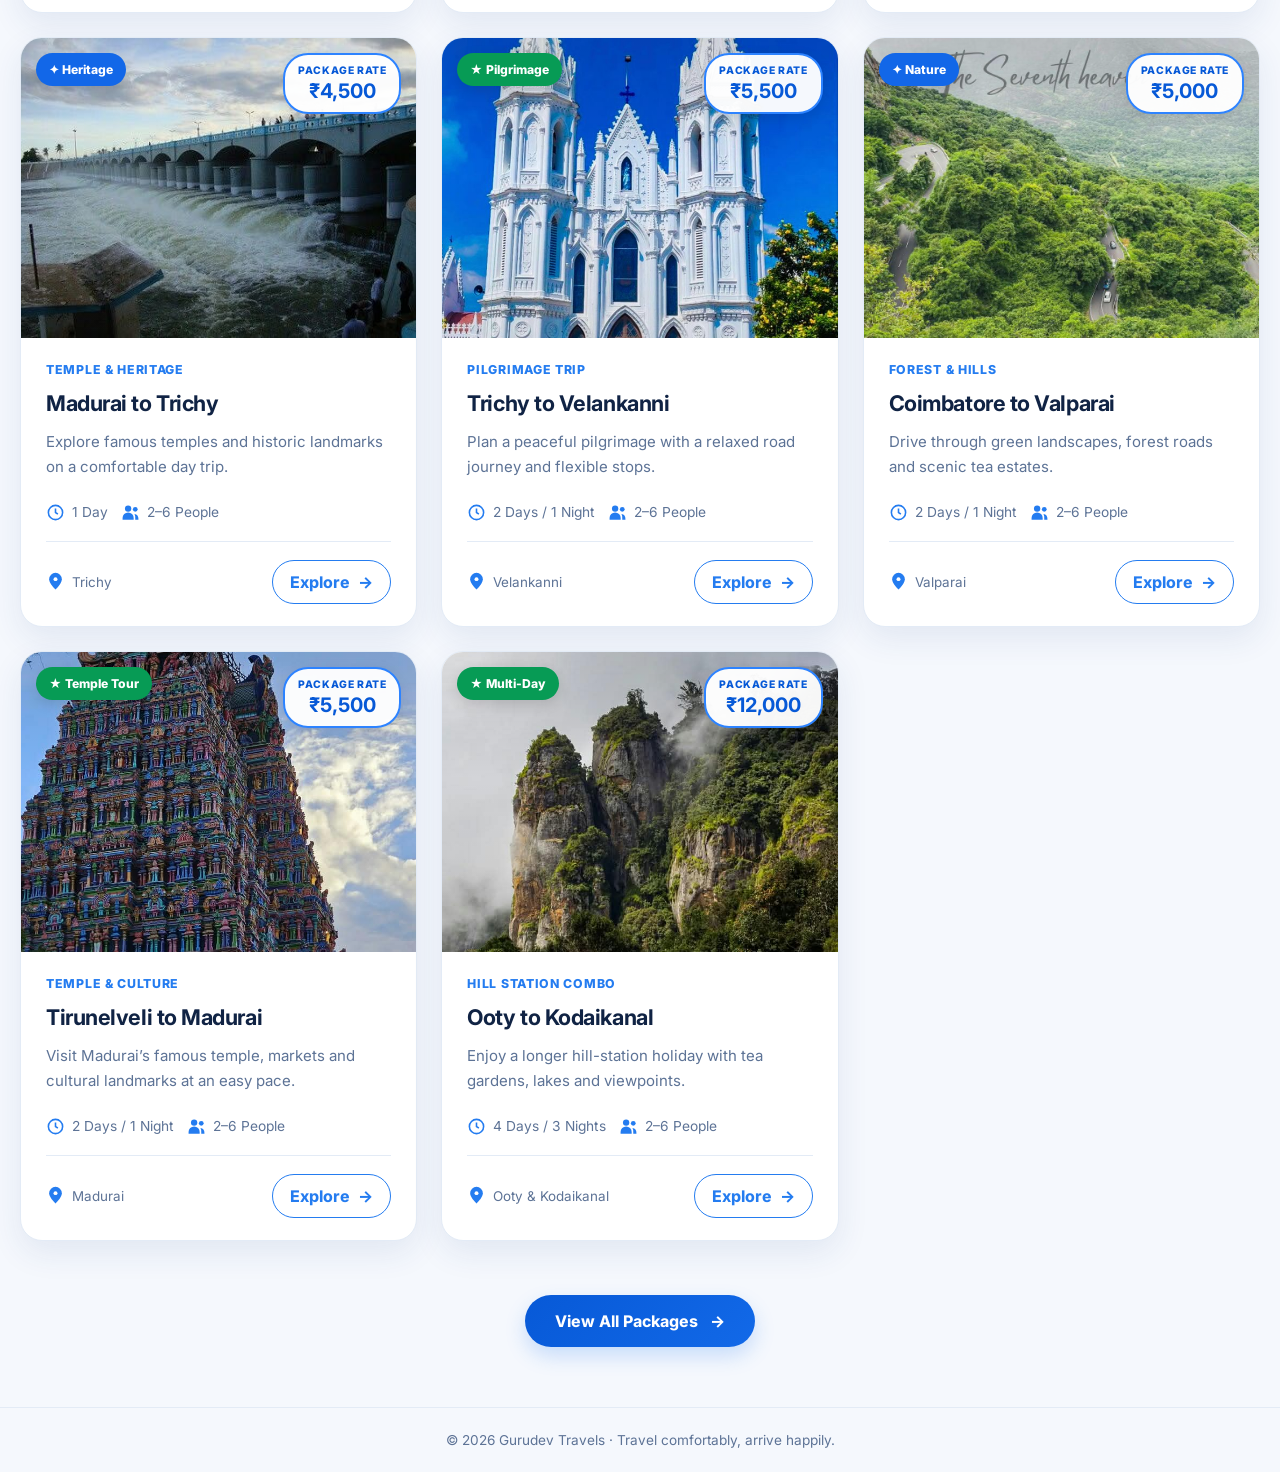
<file: tour-packages.html>
<!DOCTYPE html>
<html lang="en" data-theme="light">

<head>
    <meta charset="UTF-8">
    <meta name="viewport" content="width=device-width, initial-scale=1.0">
    <meta name="description"
        content="Explore Gurudev Travels tour packages across Tamil Nadu, Kerala and nearby destinations.">
    <title>Tour Packages | Gurudev Travels</title>
    <link rel="preconnect" href="https://fonts.googleapis.com">
    <link rel="preconnect" href="https://fonts.gstatic.com" crossorigin>
    <link href="https://fonts.googleapis.com/css2?family=Inter:wght@400;500;600;700;800&display=swap" rel="stylesheet">
    <style>
        :root {
            color-scheme: light;
            --page: #f5f8fd;
            --surface: #ffffff;
            --surface-soft: #f8fbff;
            --text: #102344;
            --muted: #5d7396;
            --line: #e3ebf6;
            --blue: #247cf0;
            --blue-dark: #0759d7;
            --shadow: 0 12px 32px rgba(28, 70, 130, .09);
            --badge-bg: rgba(255, 255, 255, .96);
            --badge-text: #0759d7;
        }

        html[data-theme="dark"] {
            color-scheme: dark;
            --page: #07111f;
            --surface: #0e1b2d;
            --surface-soft: #12233a;
            --text: #eef5ff;
            --muted: #a7bad6;
            --line: #263b56;
            --blue: #62a5ff;
            --blue-dark: #2e82ff;
            --shadow: 0 14px 35px rgba(0, 0, 0, .24);
            --badge-bg: rgba(7, 17, 31, .93);
            --badge-text: #8fc0ff;
        }

        * {
            box-sizing: border-box;
        }

        html {
            scroll-behavior: smooth;
        }

        body {
            margin: 0;
            font-family: Inter, Arial, sans-serif;
            background: var(--page);
            color: var(--text);
            transition: background .25s, color .25s;
        }

        a {
            color: inherit;
            text-decoration: none;
        }

        button {
            font: inherit;
            cursor: pointer;
        }

        .site-header {
            position: sticky;
            top: 0;
            z-index: 20;
            background: color-mix(in srgb, var(--surface) 92%, transparent);
            border-bottom: 1px solid var(--line);
            backdrop-filter: blur(14px);
        }

        .nav {
            width: min(1240px, calc(100% - 36px));
            margin: auto;
            min-height: 76px;
            display: flex;
            align-items: center;
            justify-content: space-between;
            gap: 20px;
        }

        .brand {
            font-size: 1.08rem;
            font-weight: 800;
            letter-spacing: -.4px;
        }

        .brand span {
            color: var(--blue);
        }

        .nav-right {
            display: flex;
            align-items: center;
            gap: 12px;
        }

        .home-link,
        .theme-toggle {
            display: inline-flex;
            align-items: center;
            justify-content: center;
            gap: 8px;
            border: 1px solid var(--line);
            border-radius: 999px;
            padding: 10px 15px;
            background: var(--surface);
            color: var(--text);
            font-weight: 650;
        }

        .theme-toggle {
            width: 44px;
            height: 44px;
            padding: 0;
            font-size: 1.1rem;
        }

        .hero {
            width: min(1240px, calc(100% - 36px));
            margin: 0 auto;
            padding: 56px 0 26px;
            text-align: center;
        }

        .eyebrow {
            color: var(--blue);
            font-size: .78rem;
            letter-spacing: 2px;
            font-weight: 800;
            text-transform: uppercase;
        }

        h1 {
            margin: 12px 0;
            font-size: clamp(2rem, 4.5vw, 3.5rem);
            line-height: 1.1;
            letter-spacing: -1.8px;
        }

        .hero p {
            max-width: 690px;
            margin: 0 auto;
            color: var(--muted);
            line-height: 1.75;
        }

        .toolbar {
            width: min(1240px, calc(100% - 36px));
            margin: 20px auto 30px;
            display: flex;
            gap: 12px;
            flex-wrap: wrap;
            align-items: center;
            justify-content: space-between;
        }

        .search {
            flex: 1 1 260px;
            max-width: 440px;
        }

        .search input {
            width: 100%;
            padding: 13px 16px;
            border-radius: 13px;
            border: 1px solid var(--line);
            background: var(--surface);
            color: var(--text);
            outline: none;
        }

        .search input:focus {
            border-color: var(--blue);
            box-shadow: 0 0 0 3px color-mix(in srgb, var(--blue) 15%, transparent);
        }

        .filters {
            display: flex;
            flex-wrap: wrap;
            gap: 8px;
        }

        .filter {
            border: 1px solid var(--line);
            color: var(--muted);
            background: var(--surface);
            padding: 10px 14px;
            border-radius: 999px;
            font-size: .86rem;
            font-weight: 650;
        }

        .filter.active {
            background: var(--blue);
            border-color: var(--blue);
            color: #fff;
        }

        .packages {
            width: min(1240px, calc(100% - 36px));
            margin: 0 auto 54px;
            display: grid;
            grid-template-columns: repeat(3, minmax(0, 1fr));
            gap: 24px;
        }

        .package-card {
            background: var(--surface);
            border: 1px solid var(--line);
            border-radius: 22px;
            overflow: hidden;
            box-shadow: var(--shadow);
            min-width: 0;
            transition: transform .2s, box-shadow .2s;
        }

        .package-card:hover {
            transform: translateY(-4px);
            box-shadow: 0 18px 42px rgba(28, 70, 130, .15);
        }

        .photo {
            height: 300px;
            position: relative;
            background: linear-gradient(135deg, #c9e4ff, #6689b8);
            overflow: hidden;
        }

        .photo img {
            width: 100%;
            height: 100%;
            object-fit: cover;
            display: block;
        }

        .photo::after {
            content: "";
            position: absolute;
            inset: 0;
            background: linear-gradient(180deg, rgba(0, 0, 0, .12), transparent 42%, rgba(0, 0, 0, .06));
            pointer-events: none;
        }

        .photo-badges {
            position: absolute;
            z-index: 1;
            top: 15px;
            left: 15px;
            right: 15px;
            display: flex;
            align-items: flex-start;
            justify-content: space-between;
            gap: 10px;
        }

        .tag {
            display: inline-flex;
            align-items: center;
            gap: 6px;
            padding: 9px 13px;
            border-radius: 999px;
            background: #079b55;
            color: #fff;
            font-size: .76rem;
            font-weight: 800;
            box-shadow: 0 4px 14px rgba(0, 0, 0, .12);
        }

        .tag.new {
            background: #1267e8;
        }

        .tag.seasonal {
            background: #ed8a00;
        }

        .tag.popular {
            background: #079b55;
        }

        .price-badge {
            display: block;
            min-width: 116px;
            padding: 9px 13px;
            border: 2px solid #2d83ff;
            border-radius: 25px;
            background: var(--badge-bg);
            color: var(--badge-text);
            text-align: center;
            box-shadow: 0 4px 14px rgba(0, 0, 0, .10);
        }

        .price-badge small {
            display: block;
            font-size: .65rem;
            font-weight: 800;
            letter-spacing: .6px;
        }

        .price-badge strong {
            display: block;
            font-size: 1.25rem;
            margin-top: 2px;
        }

        .card-body {
            padding: 24px 25px 22px;
        }

        .category {
            font-size: .77rem;
            letter-spacing: .7px;
            text-transform: uppercase;
            color: var(--blue);
            font-weight: 800;
        }

        .card-body h2 {
            margin: 12px 0;
            font-size: 1.35rem;
            line-height: 1.3;
            letter-spacing: -.45px;
        }

        .description {
            color: var(--muted);
            line-height: 1.7;
            min-height: 54px;
            margin: 0 0 20px;
            font-size: .94rem;
        }

        .meta {
            display: flex;
            flex-wrap: wrap;
            gap: 13px;
            color: var(--muted);
            font-size: .86rem;
            padding-bottom: 19px;
            border-bottom: 1px solid var(--line);
        }

        .meta span,
        .location {
            display: inline-flex;
            align-items: center;
            gap: 7px;
        }

        .meta svg,
        .location svg {
            width: 19px;
            height: 19px;
            color: var(--blue);
            flex: 0 0 auto;
        }

        .card-bottom {
            display: flex;
            align-items: center;
            justify-content: space-between;
            gap: 10px;
            padding-top: 18px;
        }

        .location {
            color: var(--muted);
            font-size: .84rem;
            min-width: 0;
        }

        .location span {
            overflow-wrap: anywhere;
        }

        .explore {
            display: inline-flex;
            flex: 0 0 auto;
            align-items: center;
            gap: 8px;
            border: 1.5px solid var(--blue);
            border-radius: 999px;
            padding: 11px 17px;
            color: var(--blue);
            background: transparent;
            font-weight: 750;
            transition: background .2s, color .2s;
        }

        .explore:hover {
            background: var(--blue);
            color: white;
        }

        .view-all-wrap {
            text-align: center;
            padding: 0 18px 60px;
        }

        .view-all {
            display: inline-flex;
            justify-content: center;
            align-items: center;
            gap: 12px;
            background: linear-gradient(135deg, var(--blue-dark), #1269e8);
            color: #fff;
            border: 0;
            border-radius: 999px;
            padding: 16px 30px;
            font-weight: 750;
            box-shadow: 0 9px 20px rgba(36, 124, 240, .22);
        }

        .detail-wrap {
            width: min(1000px, calc(100% - 36px));
            margin: 30px auto 70px;
        }

        .back-btn {
            background: transparent;
            color: var(--blue);
            border: 1px solid var(--line);
            border-radius: 999px;
            padding: 10px 15px;
            margin-bottom: 18px;
            font-weight: 700;
        }

        .detail-card {
            background: var(--surface);
            border: 1px solid var(--line);
            border-radius: 24px;
            overflow: hidden;
            box-shadow: var(--shadow);
        }

        .detail-hero {
            min-height: 300px;
            position: relative;
            background: #b9d8ef;
        }

        .detail-hero img {
            width: 100%;
            height: 600px;
            object-fit: cover;
            display: block;
            padding: 10px;
            border-radius: 20px;
        }

        .detail-content {
            padding: clamp(22px, 4vw, 40px);
        }

        .detail-content h2 {
            font-size: clamp(1.7rem, 3vw, 2.5rem);
            margin: 10px 0;
        }

        .detail-content>p {
            color: var(--muted);
            line-height: 1.8;
        }

        .detail-grid {
            display: grid;
            grid-template-columns: repeat(2, minmax(0, 1fr));
            gap: 18px;
            margin-top: 25px;
        }

        .detail-panel {
            border: 1px solid var(--line);
            background: var(--surface-soft);
            border-radius: 16px;
            padding: 20px;
        }

        .detail-panel h3 {
            margin: 0 0 12px;
            font-size: 1.05rem;
        }

        .detail-panel ul {
            margin: 0;
            padding-left: 20px;
            color: var(--muted);
            line-height: 1.9;
        }

        .detail-actions {
            display: flex;
            flex-wrap: wrap;
            gap: 12px;
            margin-top: 24px;
        }

        .book-btn {
            background: var(--blue);
            color: white;
            border: 0;
            border-radius: 999px;
            padding: 13px 20px;
            font-weight: 750;
        }

        .empty {
            grid-column: 1 / -1;
            padding: 40px 20px;
            border: 1px dashed var(--line);
            border-radius: 18px;
            color: var(--muted);
            text-align: center;
        }

        footer {
            text-align: center;
            color: var(--muted);
            padding: 24px 18px;
            border-top: 1px solid var(--line);
            font-size: .85rem;
        }

        [hidden] {
            display: none !important;
        }

        @media (max-width: 980px) {
            .packages {
                grid-template-columns: repeat(2, minmax(0, 1fr));
            }
        }

        @media (max-width: 340px) {
            .nav {
                width: calc(100% - 28px);
                min-height: 66px;
            }

            .brand {
                font-size: .95rem;
            }

            .home-link {
                padding: 10px 12px;
                font-size: .83rem;
            }

            .hero {
                padding: 38px 0 20px;
            }

            .toolbar {
                margin-top: 14px;
            }

            .packages {
                grid-template-columns: repeat(2, minmax(0, 1fr));
                width: calc(100% - 28px);
                gap: 18px;
            }

            .photo {
                height: 220px;
            }

            .card-body {
                padding: 21px 20px;
            }

            .description {
                min-height: auto;
            }

            .detail-grid {
                grid-template-columns: 1fr;
            }

            .detail-hero img {
                height: 250px;
            }

            .price-badge {
                min-width: 100px;
                padding: 8px 10px;
            }

            .price-badge strong {
                font-size: 1.08rem;
            }

            .tag {
                padding: 8px 10px;
                font-size: .7rem;
            }
        }

        @media (max-width: 370px) {
            .photo-badges {
                top: 10px;
                left: 10px;
                right: 10px;
            }

            .tag {
                font-size: .64rem;
                padding: 7px 8px;
            }

            .price-badge {
                min-width: 88px;
            }

            .card-bottom {
                align-items: flex-start;
                flex-direction: column;
            }
        }
    </style>
</head>

<body>
    <header class="site-header">
        <nav class="nav" aria-label="Main navigation">
            <a class="brand" href="index.html">GURUDEV <span>TRAVELS</span></a>
            <div class="nav-right">
                <a href="./index.html">Home</a>
                <!-- <a class="home-link" href="index.html">← Home</a> -->
                <button class="theme-toggle" id="themeToggle" type="button" aria-label="Switch to dark mode"
                    title="Switch theme">☾</button>
            </div>
        </nav>
    </header>

    <main>
        <section class="hero" id="packagesTop">
            <div class="eyebrow">Explore South India</div>
            <h1>Find Your Perfect Tour Package</h1>
            <p>Beautiful destinations, comfortable cab journeys and flexible tour plans. Choose a package and explore
                the details before booking your trip.</p>
        </section>

        <section class="toolbar" aria-label="Search tour packages">
            <label class="search"><input id="packageSearch" type="search"
                    placeholder="Search destination or starting city..." aria-label="Search packages"></label>
            <div class="filters" id="filters">
                <button class="filter active" data-filter="all" type="button">All Packages</button>
                <button class="filter" data-filter="1 Day" type="button">1 Day</button>
                <button class="filter" data-filter="2 Days" type="button">2 Days</button>
                <button class="filter" data-filter="3 Days" type="button">3 Days</button>
                <button class="filter" data-filter="4+ Days" type="button">4+ Days</button>
            </div>
        </section>

        <section class="packages" id="packageGrid" aria-label="Available tour packages"></section>
        <div class="view-all-wrap" id="viewAllWrap"><button class="view-all" id="viewAllButton" type="button">View All
                Packages <span aria-hidden="true">→</span></button></div>
        <section class="detail-wrap" id="detailView" hidden></section>
    </main>

    <footer>© <span id="year"></span> Gurudev Travels · Travel comfortably, arrive happily.</footer>

    <script>
        const packages = [
            { id: "ooty", route: "Madurai to Ooty", place: "Ooty", start: "Madurai", duration: "2 Days / 1 Night", days: "2 Days", people: "2–6 People", price: "₹8,000", tag: "Popular", tagType: "popular", category: "Weekend Escape", image: "assets/img/ooty_tea_garden.png", description: "Escape to the hills with comfortable travel and beautiful mountain views.", places: ["Ooty Lake", "Government Botanical Garden", "Doddabetta Peak", "Tea gardens"], itinerary: ["Day 1: Pickup from Madurai, travel to Ooty and visit Ooty Lake and the Botanical Garden.", "Day 2: Visit Doddabetta Peak and tea gardens, then return journey."], notes: "Tour duration and sightseeing order may change based on traffic, weather and your pickup time." },
            { id: "kodaikanal", route: "Coimbatore to Kodaikanal", place: "Kodaikanal", start: "Coimbatore", duration: "2 Days / 1 Night", days: "2 Days", people: "2–6 People", price: "₹5,500", tag: "New Route", tagType: "new", category: "Mountain Getaway", image: "assets/img/kodai_majestic_silver.png", description: "Enjoy a peaceful hill-station getaway with family or friends.", places: ["Kodaikanal Lake", "Coaker’s Walk", "Bryant Park", "Pillar Rocks"], itinerary: ["Day 1: Pickup from Coimbatore and explore Kodaikanal Lake and nearby town attractions.", "Day 2: Visit Coaker’s Walk, Bryant Park and Pillar Rocks before returning."], notes: "The final route and included sightseeing can be confirmed when booking." },
            { id: "kanyakumari", route: "Tirunelveli to Kanyakumari", place: "Kanyakumari", start: "Tirunelveli", duration: "1 Day", days: "1 Day", people: "2–6 People", price: "₹3,000", tag: "Seasonal", tagType: "seasonal", category: "Coastal Trip", image: "assets/img/kanya_beach.png", description: "Discover ocean views, iconic memorials and a relaxing coastal journey.", places: ["Vivekananda Rock Memorial", "Thiruvalluvar Statue viewpoint", "Kanyakumari Beach", "Sunset Point"], itinerary: ["Day trip: Pickup from Tirunelveli, visit Kanyakumari attractions and return after sightseeing."], notes: "Boat services and monument access depend on local operating conditions." },
            { id: "yercaud", route: "Salem to Yercaud", place: "Yercaud", start: "Salem", duration: "2 Days / 1 Night", days: "2 Days", people: "2–6 People", price: "₹4,500", tag: "Popular", tagType: "popular", category: "Nature Retreat", image: "assets/img/yercaud_garden.png", description: "Relax among green hills, gardens, viewpoints and calm lake scenery.", places: ["Yercaud Lake", "Anna Park", "Lady’s Seat", "Botanical Garden"], itinerary: ["Day 1: Salem pickup and visit Yercaud Lake, Anna Park and nearby viewpoints.", "Day 2: Explore the garden and viewpoints, then return to Salem."], notes: "Some viewpoints and garden attractions may have separate entry fees." },
            { id: "thanjavur", route: "Trichy to Thanjavur", place: "Thanjavur", start: "Trichy", duration: "1 Day", days: "1 Day", people: "2–6 People", price: "₹4,000", tag: "Heritage", tagType: "new", category: "Temple & Heritage", image: "assets/img/thanja_bhoma.png", description: "Discover grand temple architecture, local culture and heritage landmarks.", places: ["Brihadeeswarar Temple", "Thanjavur Palace", "Art Gallery"], itinerary: ["Day trip: Pickup from Trichy, explore Thanjavur heritage attractions and return."], notes: "Temple timings and access rules should be checked for your travel date." },
            { id: "coimbatore", route: "Madurai to Coimbatore", place: "Coimbatore", start: "Madurai", duration: "2 Days / 1 Night", days: "2 Days", people: "2–6 People", price: "₹6,500", tag: "City Break", tagType: "new", category: "City & Nature", image: "assets/img/coimb_sirvani_waterfall.png", description: "Combine a comfortable city trip with nearby nature and peaceful stops.", places: ["Marudhamalai Temple", "Perur Temple", "Isha area (by request)"], itinerary: ["Day 1: Travel from Madurai to Coimbatore and visit selected city attractions.", "Day 2: Visit nearby attractions based on your preference and return."], notes: "Choose your preferred sightseeing stops while confirming the package." },
            { id: "trichy", route: "Madurai to Trichy", place: "Trichy", start: "Madurai", duration: "1 Day", days: "1 Day", people: "2–6 People", price: "₹4,500", tag: "Heritage", tagType: "new", category: "Temple & Heritage", image: "assets/img/tichy_kallanai.png", description: "Explore famous temples and historic landmarks on a comfortable day trip.", places: ["Sri Ranganathaswamy Temple", "Rockfort Temple", "Kallanai (Grand Anicut)"], itinerary: ["Day trip: Pickup from Madurai, visit selected Trichy attractions and return."], notes: "The sightseeing order can be adjusted based on temple opening times." },
            { id: "velankanni", route: "Trichy to Velankanni", place: "Velankanni", start: "Trichy", duration: "2 Days / 1 Night", days: "2 Days", people: "2–6 People", price: "₹5,500", tag: "Pilgrimage", tagType: "popular", category: "Pilgrimage Trip", image: "assets/img/velan_basilica.png", description: "Plan a peaceful pilgrimage with a relaxed road journey and flexible stops.", places: ["Basilica of Our Lady of Good Health", "Velankanni Beach", "Local devotional sites"], itinerary: ["Day 1: Travel to Velankanni, check in independently and visit the Basilica area.", "Day 2: Spend time at the shrine and beach, then return to Trichy."], notes: "Accommodation is not included unless specifically confirmed." },
            // { id: "munnar", route: "Kochi to Munnar", place: "Munnar", start: "Kochi", duration: "3 Days / 2 Nights", days: "3 Days", people: "2–6 People", price: "₹7,500", tag: "Hill Escape", tagType: "popular", category: "Hill Station", image: "assets/img/ooty_tea_garden.png", description: "Take in misty mountains, tea plantations and scenic roads through Kerala.", places: ["Tea gardens", "Mattupetty Dam", "Echo Point", "Eravikulam area"], itinerary: ["Day 1: Pickup from Kochi and scenic drive to Munnar with suitable stops.", "Day 2: Explore tea gardens, Mattupetty Dam and Echo Point.", "Day 3: Enjoy a relaxed morning and return towards Kochi."], notes: "Park permits, entry tickets and accommodation are separate unless stated." },
            { id: "valparai", route: "Coimbatore to Valparai", place: "Valparai", start: "Coimbatore", duration: "2 Days / 1 Night", days: "2 Days", people: "2–6 People", price: "₹5,000", tag: "Nature", tagType: "new", category: "Forest & Hills", image: "assets/img/coimb_valparai.png", description: "Drive through green landscapes, forest roads and scenic tea estates.", places: ["Aliyar Dam viewpoint", "Monkey Falls area", "Tea estates", "Valparai viewpoints"], itinerary: ["Day 1: Drive from Coimbatore through scenic stops and reach Valparai.", "Day 2: Visit selected viewpoints and tea estates before returning."], notes: "Wildlife sightings are not guaranteed; follow forest and road safety rules." },
            // { id: "bekal", route: "Kochi to Bekal", place: "Bekal", start: "Kochi", duration: "3 Days / 2 Nights", days: "3 Days", people: "2–6 People", price: "₹12,000", tag: "Coastal", tagType: "seasonal", category: "Beach & Heritage", image: "assets/img/ooty_tea_garden.png", description: "Enjoy coastal views, relaxed beach time and a historic fort visit.", places: ["Bekal Fort", "Bekal Beach", "Local coastal viewpoints"], itinerary: ["Day 1: Travel from Kochi towards Bekal with optional stops.", "Day 2: Explore Bekal Fort and nearby beach areas.", "Day 3: Enjoy a relaxed morning and return to Kochi."], notes: "Long-distance travel timing depends on traffic and chosen stops." },
            // { id: "mysore", route: "Coimbatore to Mysore", place: "Mysore", start: "Coimbatore", duration: "3 Days / 2 Nights", days: "3 Days", people: "2–6 People", price: "₹8,000", tag: "City Escape", tagType: "new", category: "Culture & Heritage", image: "assets/img/ooty_tea_garden.png", description: "Discover royal architecture, gardens and cultural highlights in Mysore.", places: ["Mysore Palace", "Chamundi Hill", "Brindavan Gardens"], itinerary: ["Day 1: Travel to Mysore and visit a selected city attraction.", "Day 2: Explore Mysore Palace, Chamundi Hill and nearby places.", "Day 3: Visit a garden or local attraction and return."], notes: "Garden illumination and palace entry timings vary by day." },
            { id: "madurai", route: "Tirunelveli to Madurai", place: "Madurai", start: "Tirunelveli", duration: "2 Days / 1 Night", days: "2 Days", people: "2–6 People", price: "₹5,500", tag: "Temple Tour", tagType: "popular", category: "Temple & Culture", image: "assets/img/madurai_temple.png", description: "Visit Madurai’s famous temple, markets and cultural landmarks at an easy pace.", places: ["Meenakshi Amman Temple", "Thirumalai Nayakkar Mahal", "Gandhi Memorial Museum"], itinerary: ["Day 1: Arrive in Madurai and visit the temple and nearby city attractions.", "Day 2: Explore selected heritage spots and return to Tirunelveli."], notes: "Temple dress codes, entry rules and opening times apply." },
            // { id: "tirunelveli", route: "Madurai to Tirunelveli", place: "Tirunelveli", start: "Madurai", duration: "2 Days / 1 Night", days: "2 Days", people: "2–6 People", price: "₹5,500", tag: "Local Favourite", tagType: "popular", category: "Temple & Nature", image: "assets/img/ooty_tea_garden.png", description: "Explore historic temples, local food stops and nature attractions nearby.", places: ["Nellaiappar Temple", "Papanasam area", "Manimuthar area"], itinerary: ["Day 1: Travel from Madurai and visit Tirunelveli city attractions.", "Day 2: Visit a nearby nature spot if time permits, then return."], notes: "Waterfall and forest-area access may depend on local permissions and weather." },
            // { id: "dindigul", route: "Madurai to Dindigul", place: "Dindigul", start: "Madurai", duration: "1 Day", days: "1 Day", people: "2–6 People", price: "₹2,500", tag: "Day Trip", tagType: "new", category: "Fort & Temple", image: "assets/img/ooty_tea_garden.png", description: "Take a relaxed short trip for local heritage and scenic hill views nearby.", places: ["Dindigul Fort area", "Abirami Amman Temple", "Nearby local attractions"], itinerary: ["Day trip: Pickup from Madurai, visit selected Dindigul attractions and return."], notes: "Hill visits can be added based on available time and road conditions." },
            // { id: "salem", route: "Coimbatore to Salem", place: "Salem", start: "Coimbatore", duration: "2 Days / 1 Night", days: "2 Days", people: "2–6 People", price: "₹6,000", tag: "City Break", tagType: "new", category: "City & Hills", image: "assets/img/ooty_tea_garden.png", description: "Combine Salem city attractions with a relaxed nearby nature visit.", places: ["1008 Lingam Temple", "Mettur Dam area", "Local city attractions"], itinerary: ["Day 1: Travel to Salem and visit selected city attractions.", "Day 2: Visit a nearby viewpoint or attraction and return."], notes: "The final itinerary depends on your preferred stops." },
            // { id: "erode", route: "Coimbatore to Erode", place: "Erode", start: "Coimbatore", duration: "1 Day", days: "1 Day", people: "2–6 People", price: "₹3,500", tag: "Day Trip", tagType: "new", category: "Local Discovery", image: "assets/img/ooty_tea_garden.png", description: "Plan a simple day outing with local landmarks and flexible pickup options.", places: ["Bhavani Sangameswarar Temple", "Kodiveri Dam area", "Local markets"], itinerary: ["Day trip: Pickup from Coimbatore, visit selected Erode-area attractions and return."], notes: "Check local access conditions before visiting water-side attractions." },
            // { id: "tiruppur", route: "Coimbatore to Tiruppur", place: "Tiruppur", start: "Coimbatore", duration: "1 Day", days: "1 Day", people: "2–6 People", price: "₹2,500", tag: "Day Trip", tagType: "new", category: "Local Discovery", image: "assets/img/ooty_tea_garden.png", description: "A flexible short journey for local sightseeing, shopping and nearby stops.", places: ["Avinashi Temple", "Local shopping areas", "Nearby attractions by request"], itinerary: ["Day trip: Pickup from Coimbatore, visit your selected stops and return."], notes: "This is a customizable route; confirm the stops before travel." },
            // { id: "vellore", route: "Chennai to Vellore", place: "Vellore", start: "Chennai", duration: "2 Days / 1 Night", days: "2 Days", people: "2–6 People", price: "₹5,000", tag: "Heritage", tagType: "new", category: "Fort & Heritage", image: "assets/img/ooty_tea_garden.png", description: "Explore historic forts, temples and local landmarks on a relaxed road trip.", places: ["Vellore Fort", "Jalakandeswarar Temple", "Golden Temple area"], itinerary: ["Day 1: Travel from Chennai and explore Vellore Fort and nearby places.", "Day 2: Visit selected attractions before returning."], notes: "Religious sites may have specific entry and photography rules." },
            // { id: "tiruvannamalai", route: "Chennai to Tiruvannamalai", place: "Tiruvannamalai", start: "Chennai", duration: "2 Days / 1 Night", days: "2 Days", people: "2–6 People", price: "₹7,000", tag: "Pilgrimage", tagType: "popular", category: "Temple & Pilgrimage", image: "assets/img/ooty_tea_garden.png", description: "Plan a pilgrimage trip with time for temple visits and the sacred hill area.", places: ["Arunachaleswarar Temple", "Ramana Ashram area", "Girivalam path"], itinerary: ["Day 1: Travel from Chennai and visit the temple area.", "Day 2: Complete preferred visits and return."], notes: "Festival dates and full-moon days can be busier than usual." },
            { id: "ooty-kodaikanal", route: "Ooty to Kodaikanal", place: "Ooty & Kodaikanal", start: "Ooty", duration: "4 Days / 3 Nights", days: "4+ Days", people: "2–6 People", price: "₹12,000", tag: "Multi-Day", tagType: "popular", category: "Hill Station Combo", image: "assets/img/kodai_pillar_rocks.png", description: "Enjoy a longer hill-station holiday with tea gardens, lakes and viewpoints.", places: ["Ooty Lake", "Tea gardens", "Kodaikanal Lake", "Pillar Rocks"], itinerary: ["Day 1: Explore Ooty highlights.", "Day 2: Visit Ooty viewpoints and travel according to the confirmed route.", "Day 3: Explore Kodaikanal Lake and town attractions.", "Day 4: Visit a final viewpoint and complete return journey."], notes: "This multi-destination route needs advance confirmation for driving time and overnight stays." }
        ];

        const iconClock = '<svg viewBox="0 0 24 24" fill="none" stroke="currentColor" stroke-width="2"><circle cx="12" cy="12" r="9"/><path d="M12 7v5l3 2"/></svg>';
        const iconPeople = '<svg viewBox="0 0 24 24" fill="currentColor"><circle cx="9" cy="7" r="4"/><path d="M2 21v-2a7 7 0 0 1 14 0v2z"/><circle cx="18" cy="8" r="3"/><path d="M17 14a6 6 0 0 1 5 6v1h-4v-2a8 8 0 0 0-1-5z"/></svg>';
        const iconPin = '<svg viewBox="0 0 24 24" fill="currentColor"><path d="M12 22s8-7.2 8-13a8 8 0 1 0-16 0c0 5.8 8 13 8 13z"/><circle cx="12" cy="9" r="2.5" fill="white"/></svg>';
        const grid = document.getElementById("packageGrid");
        const detailView = document.getElementById("detailView");
        const viewAllWrap = document.getElementById("viewAllWrap");
        const toolbar = document.querySelector(".toolbar");
        const hero = document.querySelector(".hero");
        let activeFilter = "all";
        let query = "";

        function cardTemplate(pkg) {
            return `<article class="package-card">
      <div class="photo">
        <img src="${pkg.image}" alt="${pkg.place} tour destination" loading="lazy" onerror="this.style.display='none'">
        <div class="photo-badges">
          <span class="tag ${pkg.tagType}">${pkg.tagType === "popular" ? "★" : pkg.tagType === "seasonal" ? "☼" : "✦"} ${pkg.tag}</span>
          <span class="price-badge"><small>PACKAGE RATE</small><strong>${pkg.price}</strong></span>
        </div>
      </div>
      <div class="card-body">
        <div class="category">${pkg.category}</div>
        <h2>${pkg.route}</h2>
        <p class="description">${pkg.description}</p>
        <div class="meta"><span>${iconClock}${pkg.duration}</span><span>${iconPeople}${pkg.people}</span></div>
        <div class="card-bottom"><div class="location">${iconPin}<span>${pkg.place}</span></div><button class="explore" type="button" data-open="${pkg.id}">Explore <span aria-hidden="true">→</span></button></div>
      </div>
    </article>`;
        }

        function matchesFilter(pkg) {
            if (activeFilter === "all") return true;
            if (activeFilter === "4+ Days") return Number.parseInt(pkg.days, 10) >= 4;
            return pkg.days === activeFilter;
        }

        function renderPackages() {
            const filtered = packages.filter(pkg => matchesFilter(pkg) && `${pkg.route} ${pkg.place} ${pkg.start} ${pkg.category}`.toLowerCase().includes(query.toLowerCase()));
            grid.innerHTML = filtered.length ? filtered.map(cardTemplate).join("") : '<div class="empty">No packages match your search. Try another destination.</div>';
            grid.hidden = false;
            detailView.hidden = true;
            viewAllWrap.hidden = false;
            toolbar.hidden = false;
            hero.hidden = false;
            document.getElementById("viewAllButton").hidden = false;
            document.querySelectorAll(".filter").forEach(btn => btn.classList.toggle("active", btn.dataset.filter === activeFilter));
            history.replaceState({}, "", location.pathname + location.search);
        }

        function showAllPackages() {
            activeFilter = "all"; query = "";
            document.getElementById("packageSearch").value = "";
            renderPackages();
            document.getElementById("viewAllButton").hidden = true;
            document.getElementById("packagesTop").scrollIntoView({ behavior: "smooth" });
        }

        function showPackage(id, updateUrl = true) {
            const pkg = packages.find(item => item.id === id);
            if (!pkg) { renderPackages(); return; }
            grid.hidden = true; viewAllWrap.hidden = true; toolbar.hidden = true; hero.hidden = true;
            detailView.hidden = false;
            detailView.innerHTML = `
      <button class="back-btn" id="backToPackages" type="button">← All tour packages</button>
      <article class="detail-card">
        <div class="detail-hero"><img src="${pkg.image}" alt="${pkg.place} landscape" onerror="this.style.display='none'"></div>
        <div class="detail-content">
          <div class="category">${pkg.category} · ${pkg.tag}</div>
          <h2>${pkg.route}</h2>
          <p>${pkg.description}</p>
          <div class="meta"><span>${iconClock}${pkg.duration}</span><span>${iconPeople}${pkg.people}</span><span>${iconPin}${pkg.place}</span></div>
          <div class="detail-grid">
            <section class="detail-panel"><h3>Places to Visit</h3><ul>${pkg.places.map(place => `<li>${place}</li>`).join("")}</ul></section>
            <section class="detail-panel"><h3>Suggested Itinerary</h3><ul>${pkg.itinerary.map(day => `<li>${day}</li>`).join("")}</ul></section>
            <section class="detail-panel"><h3>Cab & Travel Facilities</h3><ul><li>Comfortable private cab for your group</li><li>Pickup point and drop point confirmed during booking</li><li>Flexible sightseeing stops based on the agreed plan</li><li>Vehicle type and luggage capacity confirmed before payment</li></ul></section>
            <section class="detail-panel"><h3>Package Rate & Notes</h3><ul><li>Rate: Please contact Gurudev Travels for a quote</li><li>Confirm vehicle, dates, pickup location and passenger count</li><li>Entry tickets, accommodation, parking and special permits are included only if confirmed</li><li>${pkg.notes}</li></ul></section>
          </div>
          <div class="detail-actions"><button class="book-btn" id="bookThisPackage" type="button">Book This Package →</button>
            <button class="back-btn" id="detailAllPackages" type="button">View All Packages</button>
            </div>
        </div>
      </article>`;
            if (updateUrl) history.pushState({ place: id }, "", `${location.pathname}?place=${encodeURIComponent(id)}`);
            document.getElementById("backToPackages").addEventListener("click", showAllPackages);
            document.getElementById("detailAllPackages").addEventListener("click", showAllPackages);
            document.getElementById("bookThisPackage").addEventListener("click", () => {
                // Update this path if your booking section uses a different ID.
                window.location.href = "index.html#booking";
            });
            window.scrollTo({ top: 0, behavior: "smooth" });
        }

        document.getElementById("filters").addEventListener("click", event => {
            const button = event.target.closest("[data-filter]");
            if (!button) return;
            activeFilter = button.dataset.filter;
            renderPackages();
        });
        document.getElementById("packageSearch").addEventListener("input", event => {
            query = event.target.value.trim();
            renderPackages();
        });
        grid.addEventListener("click", event => {
            const button = event.target.closest("[data-open]");
            if (button) showPackage(button.dataset.open);
        });
        document.getElementById("viewAllButton").addEventListener("click", showAllPackages);

        const themeToggle = document.getElementById("themeToggle");
        function setTheme(theme) {
            document.documentElement.dataset.theme = theme;
            themeToggle.textContent = theme === "dark" ? "☀" : "☾";
            themeToggle.setAttribute("aria-label", theme === "dark" ? "Switch to light mode" : "Switch to dark mode");
            themeToggle.title = theme === "dark" ? "Switch to light mode" : "Switch to dark mode";
        }
        const savedTheme = (() => { try { return localStorage.getItem("gurudev-theme"); } catch (_) { return null; } })();
        setTheme(savedTheme === "dark" ? "dark" : "light");
        themeToggle.addEventListener("click", () => {
            const next = document.documentElement.dataset.theme === "dark" ? "light" : "dark";
            setTheme(next);
            try { localStorage.setItem("gurudev-theme", next); } catch (_) { }
        });

        document.getElementById("year").textContent = new Date().getFullYear();
        const initialPlace = new URLSearchParams(location.search).get("place");
        if (initialPlace && packages.some(pkg => pkg.id === initialPlace)) showPackage(initialPlace, false);
        else renderPackages();
    </script>
</body>

</html>
</file>
